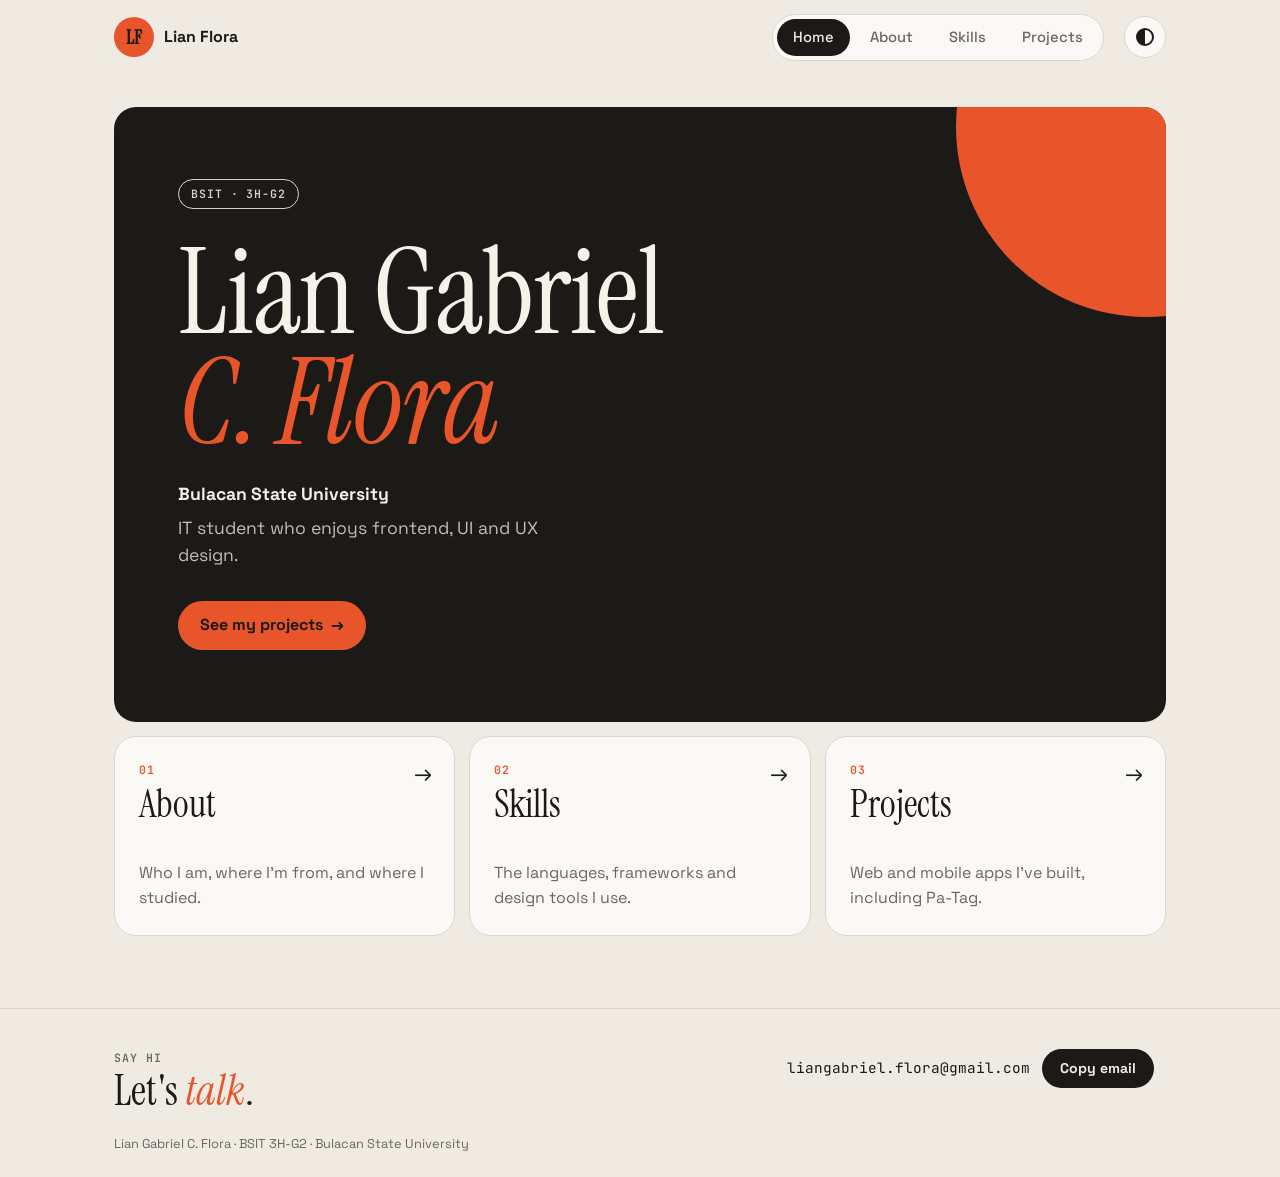
<file: index.html>
<!DOCTYPE html>
<html lang="en">
<head>
  <meta charset="UTF-8">
  <meta name="viewport" content="width=device-width, initial-scale=1.0">
  <title>Lian Gabriel C. Flora · Portfolio</title>
  <meta name="description" content="Portfolio of Lian Gabriel C. Flora, BSIT student at Bulacan State University.">

 
  <script>try { var t = localStorage.getItem("theme"); if (t) document.documentElement.setAttribute("data-theme", t); } catch (e) {}</script>

  <link rel="preconnect" href="https://fonts.googleapis.com">
  <link rel="preconnect" href="https://fonts.gstatic.com" crossorigin>
  <link rel="stylesheet" href="https://fonts.googleapis.com/css2?family=Instrument+Serif:ital@0;1&family=Space+Grotesk:wght@400;500;700&family=JetBrains+Mono:wght@400;600&display=swap">

  <link rel="stylesheet" href="style.css">
</head>
<body>

 
  <header class="site-header">
    <a class="brand" href="index.html">
      <span class="avatar" aria-hidden="true">LF</span>
      <span class="brand-name">Lian Flora</span>
    </a>
    <nav class="nav" aria-label="Main">
      <a href="index.html" aria-current="page">Home</a>
      <a href="about.html">About</a>
      <a href="skills.html">Skills</a>
      <a href="projects.html">Projects</a>
    </nav>
    <button class="theme-btn" id="themeBtn" aria-label="Switch dark / light mode">
      <span class="theme-icon" aria-hidden="true"></span>
    </button>
  </header>

  <main class="container">

    
    <section class="hero">
      <span class="tag">BSIT · 3H-G2</span>
      <h1>Lian Gabriel <em>C. Flora</em></h1>
      <p class="school">Bulacan State University</p>
      <p class="bio">IT student who enjoys frontend, UI and UX design.</p>
      <a class="btn" href="projects.html">See my projects <span aria-hidden="true">→</span></a>
    </section>

    
    <section class="explore" aria-label="Explore">
      <a class="explore-card" href="about.html">
        <span class="page-num">01</span>
        <h2>About</h2>
        <p>Who I am, where I'm from, and where I studied.</p>
        <span class="arrow" aria-hidden="true">→</span>
      </a>
      <a class="explore-card" href="skills.html">
        <span class="page-num">02</span>
        <h2>Skills</h2>
        <p>The languages, frameworks and design tools I use.</p>
        <span class="arrow" aria-hidden="true">→</span>
      </a>
      <a class="explore-card" href="projects.html">
        <span class="page-num">03</span>
        <h2>Projects</h2>
        <p>Web and mobile apps I've built, including Pa-Tag.</p>
        <span class="arrow" aria-hidden="true">→</span>
      </a>
    </section>
  </main>

  
  <footer class="site-footer">
    <div class="container footer-inner">
      <div>
        <span class="label">Say hi</span>
        <p class="footer-title">Let's <em>talk</em>.</p>
      </div>
      <div class="email-box">
        <span class="email" id="emailText">liangabriel.flora@gmail.com</span>
        <button id="copyBtn">Copy email</button>
        <span class="copy-msg" id="copyMsg" role="status"></span>
      </div>
    </div>
    <p class="container footer-note">Lian Gabriel C. Flora · BSIT 3H-G2 · Bulacan State University</p>
  </footer>

  <script src="script.js"></script>
</body>
</html>
</file>
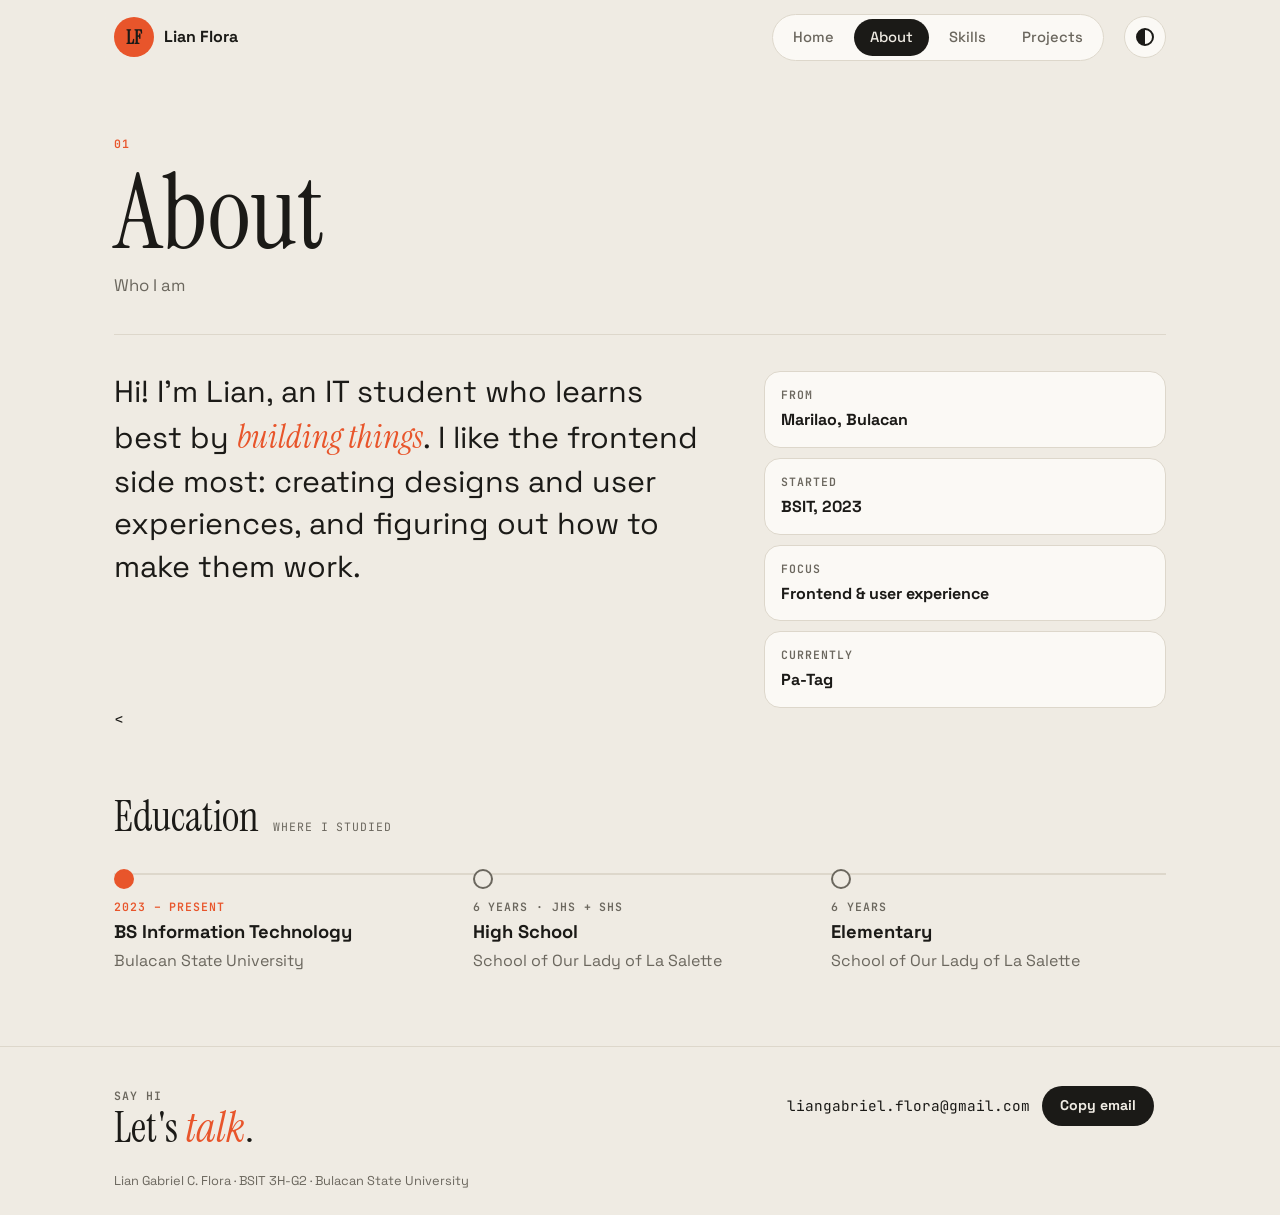
<file: about.html>
<!DOCTYPE html>
<html lang="en">
<head>
  <meta charset="UTF-8">
  <meta name="viewport" content="width=device-width, initial-scale=1.0">
  <title>About · Lian Gabriel C. Flora</title>
  <meta name="description" content="Portfolio of Lian Gabriel C. Flora, BSIT student at Bulacan State University.">

  
  <script>try { var t = localStorage.getItem("theme"); if (t) document.documentElement.setAttribute("data-theme", t); } catch (e) {}</script>

  <link rel="preconnect" href="https://fonts.googleapis.com">
  <link rel="preconnect" href="https://fonts.gstatic.com" crossorigin>
  <link rel="stylesheet" href="https://fonts.googleapis.com/css2?family=Instrument+Serif:ital@0;1&family=Space+Grotesk:wght@400;500;700&family=JetBrains+Mono:wght@400;600&display=swap">

  <link rel="stylesheet" href="style.css">
</head>
<body>

  
  <header class="site-header">
    <a class="brand" href="index.html">
      <span class="avatar" aria-hidden="true">LF</span>
      <span class="brand-name">Lian Flora</span>
    </a>
    <nav class="nav" aria-label="Main">
      <a href="index.html">Home</a>
      <a href="about.html" aria-current="page">About</a>
      <a href="skills.html">Skills</a>
      <a href="projects.html">Projects</a>
    </nav>
    <button class="theme-btn" id="themeBtn" aria-label="Switch dark / light mode">
      <span class="theme-icon" aria-hidden="true"></span>
    </button>
  </header>

  <main class="container">

    <div class="page-head">
      <span class="page-num">01</span>
      <h1>About</h1>
      <p>Who I am</p>
    </div>

    <section class="about">
      <p class="intro">Hi! I'm Lian, an IT student who learns best by <em>building things</em>. I like the frontend side most: creating designs and user experiences, and figuring out how to make them work.</p>
      <dl class="facts">
        <div><dt>From</dt><dd>Marilao, Bulacan</dd></div>
        <div><dt>Started</dt><dd>BSIT, 2023</dd></div>
        <div><dt>Focus</dt><dd>Frontend &amp; user experience</dd></div>
        <div><dt>Currently</dt><dd>Pa-Tag</dd></div>
      </dl>
    </section>

    <
    <section class="section" aria-labelledby="edu-h">
      <h2 class="section-title" id="edu-h">Education <span>Where I studied</span></h2>
      <ol class="timeline">
        <li class="current">
          <span class="year">2023 – Present</span>
          <strong>BS Information Technology</strong>
          <span class="school-name">Bulacan State University</span>
        </li>
        <li>
          <span class="year">6 years · JHS + SHS</span>
          <strong>High School</strong>
          <span class="school-name">School of Our Lady of La Salette</span>
        </li>
        <li>
          <span class="year">6 years</span>
          <strong>Elementary</strong>
          <span class="school-name">School of Our Lady of La Salette</span>
        </li>
      </ol>
    </section>
  </main>

  
  <footer class="site-footer">
    <div class="container footer-inner">
      <div>
        <span class="label">Say hi</span>
        <p class="footer-title">Let's <em>talk</em>.</p>
      </div>
      <div class="email-box">
        <span class="email" id="emailText">liangabriel.flora@gmail.com</span>
        <button id="copyBtn">Copy email</button>
        <span class="copy-msg" id="copyMsg" role="status"></span>
      </div>
    </div>
    <p class="container footer-note">Lian Gabriel C. Flora · BSIT 3H-G2 · Bulacan State University</p>
  </footer>

  <script src="script.js"></script>
</body>
</html>
</file>
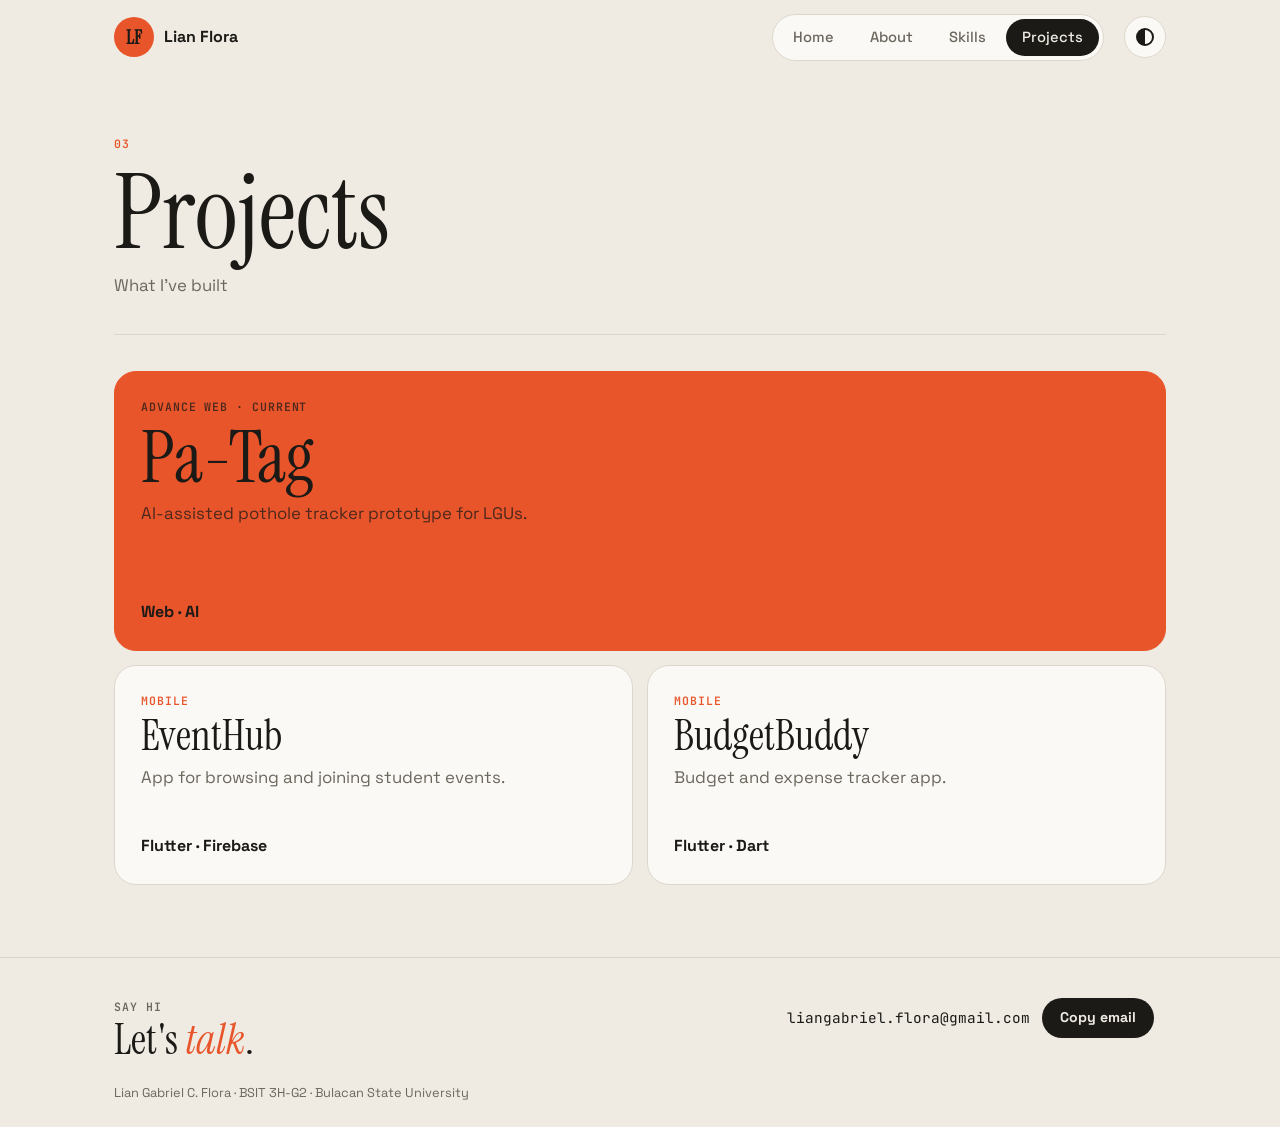
<file: projects.html>
<!DOCTYPE html>
<html lang="en">
<head>
  <meta charset="UTF-8">
  <meta name="viewport" content="width=device-width, initial-scale=1.0">
  <title>Projects · Lian Gabriel C. Flora</title>
  <meta name="description" content="Portfolio of Lian Gabriel C. Flora, BSIT student at Bulacan State University.">

  
  <script>try { var t = localStorage.getItem("theme"); if (t) document.documentElement.setAttribute("data-theme", t); } catch (e) {}</script>

  <link rel="preconnect" href="https://fonts.googleapis.com">
  <link rel="preconnect" href="https://fonts.gstatic.com" crossorigin>
  <link rel="stylesheet" href="https://fonts.googleapis.com/css2?family=Instrument+Serif:ital@0;1&family=Space+Grotesk:wght@400;500;700&family=JetBrains+Mono:wght@400;600&display=swap">

  <link rel="stylesheet" href="style.css">
</head>
<body>

  
  <header class="site-header">
    <a class="brand" href="index.html">
      <span class="avatar" aria-hidden="true">LF</span>
      <span class="brand-name">Lian Flora</span>
    </a>
    <nav class="nav" aria-label="Main">
      <a href="index.html">Home</a>
      <a href="about.html">About</a>
      <a href="skills.html">Skills</a>
      <a href="projects.html" aria-current="page">Projects</a>
    </nav>
    <button class="theme-btn" id="themeBtn" aria-label="Switch dark / light mode">
      <span class="theme-icon" aria-hidden="true"></span>
    </button>
  </header>

  <main class="container">

    <div class="page-head">
      <span class="page-num">03</span>
      <h1>Projects</h1>
      <p>What I've built</p>
    </div>

    <section class="projects">
      <article class="project featured">
        <span class="project-type">Advance Web · Current</span>
        <h2>Pa-Tag</h2>
        <p>AI-assisted pothole tracker prototype for LGUs.</p>
        <span class="project-tech">Web · AI</span>
      </article>
      <article class="project">
        <span class="project-type">Mobile</span>
        <h2>EventHub</h2>
        <p>App for browsing and joining student events.</p>
        <span class="project-tech">Flutter · Firebase</span>
      </article>
      <article class="project">
        <span class="project-type">Mobile</span>
        <h2>BudgetBuddy</h2>
        <p>Budget and expense tracker app.</p>
        <span class="project-tech">Flutter · Dart</span>
      </article>
    </section>
  </main>

  
  <footer class="site-footer">
    <div class="container footer-inner">
      <div>
        <span class="label">Say hi</span>
        <p class="footer-title">Let's <em>talk</em>.</p>
      </div>
      <div class="email-box">
        <span class="email" id="emailText">liangabriel.flora@gmail.com</span>
        <button id="copyBtn">Copy email</button>
        <span class="copy-msg" id="copyMsg" role="status"></span>
      </div>
    </div>
    <p class="container footer-note">Lian Gabriel C. Flora · BSIT 3H-G2 · Bulacan State University</p>
  </footer>

  <script src="script.js"></script>
</body>
</html>
</file>
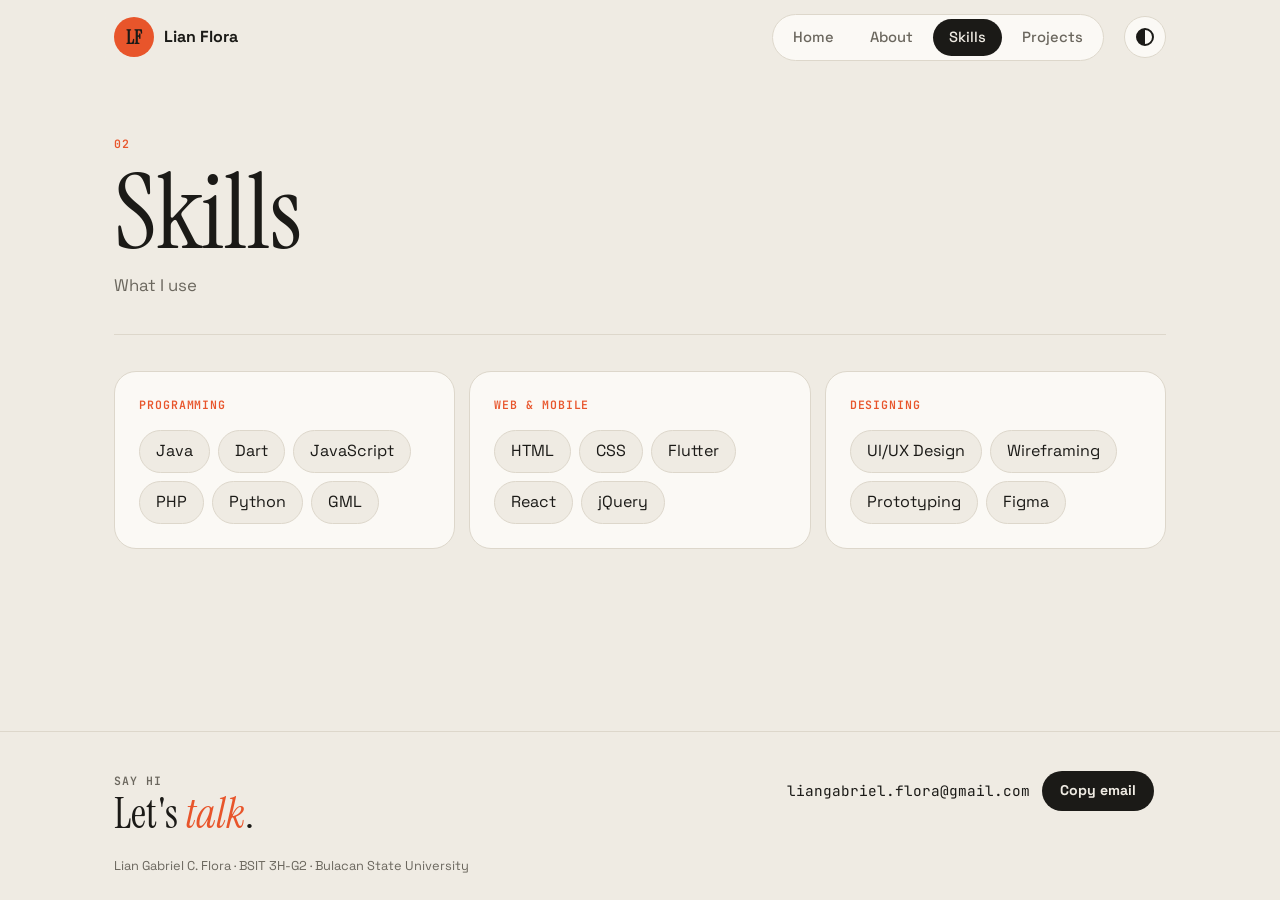
<file: skills.html>
<!DOCTYPE html>
<html lang="en">
<head>
  <meta charset="UTF-8">
  <meta name="viewport" content="width=device-width, initial-scale=1.0">
  <title>Skills · Lian Gabriel C. Flora</title>
  <meta name="description" content="Portfolio of Lian Gabriel C. Flora, BSIT student at Bulacan State University.">

  
  <script>try { var t = localStorage.getItem("theme"); if (t) document.documentElement.setAttribute("data-theme", t); } catch (e) {}</script>

  <link rel="preconnect" href="https://fonts.googleapis.com">
  <link rel="preconnect" href="https://fonts.gstatic.com" crossorigin>
  <link rel="stylesheet" href="https://fonts.googleapis.com/css2?family=Instrument+Serif:ital@0;1&family=Space+Grotesk:wght@400;500;700&family=JetBrains+Mono:wght@400;600&display=swap">

  <link rel="stylesheet" href="style.css">
</head>
<body>

  
  <header class="site-header">
    <a class="brand" href="index.html">
      <span class="avatar" aria-hidden="true">LF</span>
      <span class="brand-name">Lian Flora</span>
    </a>
    <nav class="nav" aria-label="Main">
      <a href="index.html">Home</a>
      <a href="about.html">About</a>
      <a href="skills.html" aria-current="page">Skills</a>
      <a href="projects.html">Projects</a>
    </nav>
    <button class="theme-btn" id="themeBtn" aria-label="Switch dark / light mode">
      <span class="theme-icon" aria-hidden="true"></span>
    </button>
  </header>

  <main class="container">

    <div class="page-head">
      <span class="page-num">02</span>
      <h1>Skills</h1>
      <p>What I use</p>
    </div>

    <section class="skills">
      <div class="skill-group">
        <h2>Programming</h2>
        <ul class="chips">
          <li>Java</li><li>Dart</li><li>JavaScript</li><li>PHP</li><li>Python</li><li>GML</li>
        </ul>
      </div>
      <div class="skill-group">
        <h2>Web &amp; Mobile</h2>
        <ul class="chips">
          <li>HTML</li><li>CSS</li><li>Flutter</li><li>React</li><li>jQuery</li>
        </ul>
      </div>
      <div class="skill-group">
        <h2>Designing</h2>
        <ul class="chips">
          <li>UI/UX Design</li><li>Wireframing</li><li>Prototyping</li><li>Figma</li>
        </ul>
      </div>
    </section>
  </main>

  
  <footer class="site-footer">
    <div class="container footer-inner">
      <div>
        <span class="label">Say hi</span>
        <p class="footer-title">Let's <em>talk</em>.</p>
      </div>
      <div class="email-box">
        <span class="email" id="emailText">liangabriel.flora@gmail.com</span>
        <button id="copyBtn">Copy email</button>
        <span class="copy-msg" id="copyMsg" role="status"></span>
      </div>
    </div>
    <p class="container footer-note">Lian Gabriel C. Flora · BSIT 3H-G2 · Bulacan State University</p>
  </footer>

  <script src="script.js"></script>
</body>
</html>
</file>
<file: style.css>
:root {
  --bg: #efebe3;          
  --tile: #fbf9f5;
  --ink: #1b1a17;
  --muted: #6b675e;
  --line: #ddd7cb;
  --accent: #e8552b;      
  --accent-soft: #fbe3d9;
  --hero-bg: #1b1a17;
  --hero-ink: #f6f2ea;

  --font-display: "Instrument Serif", Georgia, serif;
  --font-body: "Space Grotesk", "Segoe UI", sans-serif;
  --font-mono: "JetBrains Mono", Consolas, monospace;

  --radius: 22px;
  color-scheme: light;
}


@media (prefers-color-scheme: dark) {
  :root:not([data-theme="light"]) {
    --bg: #12110f;
    --tile: #1c1b18;
    --ink: #f1ece2;
    --muted: #a39d90;
    --line: #2f2d28;
    --accent: #ff7a4d;
    --accent-soft: #3a2219;
    --hero-bg: #f1ece2;
    --hero-ink: #1b1a17;
    color-scheme: dark;
  }
}
:root[data-theme="dark"] {
  --bg: #12110f;
  --tile: #1c1b18;
  --ink: #f1ece2;
  --muted: #a39d90;
  --line: #2f2d28;
  --accent: #ff7a4d;
  --accent-soft: #3a2219;
  --hero-bg: #f1ece2;
  --hero-ink: #1b1a17;
  color-scheme: dark;
}


* { box-sizing: border-box; }

html, body { margin: 0; }

body {
  min-height: 100vh;
  display: flex;
  flex-direction: column;   
  background: var(--bg);
  color: var(--ink);
  font-family: var(--font-body);
  font-size: 1rem;
  line-height: 1.55;
  transition: background-color 0.3s, color 0.3s;
}

h1, h2, h3, p { margin: 0; }
em { font-family: var(--font-display); font-style: italic; font-weight: 400; }
a { color: inherit; }

button { font: inherit; cursor: pointer; }
a:focus-visible,
button:focus-visible { outline: 3px solid var(--accent); outline-offset: 3px; }


.container {
  width: 100%;
  max-width: 1100px;
  margin: 0 auto;
  padding: 0 16px;
}
main.container { flex: 1; padding-top: 32px; padding-bottom: 72px; }

.tag,
.label,
.page-num,
.project-type,
.year,
.facts dt,
.skill-group h2 {
  font-family: var(--font-mono);
  font-size: 0.72rem;
  font-weight: 600;
  text-transform: uppercase;
  letter-spacing: 0.08em;
}
.page-num { color: var(--accent); }

.site-header {
  position: sticky;
  top: 0;
  z-index: 10;
  width: 100%;
  max-width: 1100px;
  margin: 0 auto;
  padding: 14px 16px;
  display: flex;
  flex-wrap: wrap;
  align-items: center;
  gap: 12px 20px;
  background: color-mix(in srgb, var(--bg) 85%, transparent);
  backdrop-filter: blur(10px);
  -webkit-backdrop-filter: blur(10px);
}

.brand {
  display: flex;
  align-items: center;
  gap: 10px;
  text-decoration: none;
  font-weight: 700;
}
.avatar {
  width: 40px;
  height: 40px;
  flex: none;
  border-radius: 50%;
  display: grid;
  place-items: center;
  background: var(--accent);
  color: #1b1a17;
  font-family: var(--font-display);
  font-size: 1.2rem;
}

.nav {
  display: flex;
  gap: 4px;
  padding: 4px;
  border-radius: 999px;
  background: var(--tile);
  border: 1px solid var(--line);
  margin-left: auto;
}
.nav a {
  text-decoration: none;
  font-size: 0.92rem;
  font-weight: 500;
  padding: 7px 16px;
  border-radius: 999px;
  color: var(--muted);
  transition: background-color 0.2s, color 0.2s;
}
.nav a:hover { color: var(--ink); background: var(--bg); }
.nav a[aria-current="page"] { background: var(--ink); color: var(--bg); }


.theme-btn {
  width: 42px;
  height: 42px;
  border-radius: 50%;
  border: 1px solid var(--line);
  background: var(--tile);
  display: grid;
  place-items: center;
  transition: transform 0.3s;
}
.theme-btn:hover { transform: rotate(180deg); }
.theme-icon {
  width: 18px;
  height: 18px;
  border-radius: 50%;
  border: 2px solid var(--ink);
  background: linear-gradient(90deg, var(--ink) 50%, transparent 50%);
}

.page-head {
  padding: 24px 0 36px;
  margin-bottom: 36px;
  border-bottom: 1px solid var(--line);
}
.page-head h1 {
  font-family: var(--font-display);
  font-weight: 400;
  font-size: clamp(3.4rem, 11vw, 6.5rem);
  line-height: 0.95;
  margin-top: 8px;
}
.page-head p {
  margin-top: 10px;
  color: var(--muted);
  font-size: 1.05rem;
}

.hero {
  background: var(--hero-bg);
  color: var(--hero-ink);
  border-radius: var(--radius);
  padding: 40px 28px;
  position: relative;
  overflow: hidden;
  transition: background-color 0.3s, color 0.3s;
}
/* Orange circle peeking from the corner */
.hero::after {
  content: "";
  position: absolute;
  width: 380px;
  height: 380px;
  right: -170px;
  top: -170px;
  border-radius: 50%;
  background: var(--accent);
  pointer-events: none;
}
.hero > * { position: relative; z-index: 1; }

.tag {
  display: inline-block;
  border: 1px solid currentColor;
  border-radius: 999px;
  padding: 5px 12px;
  opacity: 0.85;
}
.hero h1 {
  font-family: var(--font-display);
  font-weight: 400;
  font-size: clamp(3rem, 12vw, 7.5rem);
  line-height: 0.92;
  letter-spacing: -0.01em;
  margin-top: 28px;
}
.hero h1 em { color: var(--accent); display: block; }
.school { margin-top: 24px; font-weight: 700; font-size: 1.1rem; }
.bio { margin-top: 6px; opacity: 0.75; max-width: 36ch; font-size: 1.1rem; }

.btn {
  display: inline-flex;
  align-items: center;
  gap: 8px;
  margin-top: 32px;
  padding: 12px 22px;
  border-radius: 999px;
  background: var(--accent);
  color: #1b1a17;
  font-weight: 700;
  text-decoration: none;
  transition: transform 0.2s;
}
.btn:hover { transform: translateY(-2px); }


.explore {
  display: grid;
  gap: 14px;
  margin-top: 14px;
}
.explore-card {
  position: relative;
  display: flex;
  flex-direction: column;
  gap: 6px;
  padding: 24px;
  border-radius: var(--radius);
  background: var(--tile);
  border: 1px solid var(--line);
  text-decoration: none;
  transition: border-color 0.2s, transform 0.2s;
}
.explore-card h2 {
  font-family: var(--font-display);
  font-weight: 400;
  font-size: 2.4rem;
  line-height: 1;
}
.explore-card p { color: var(--muted); max-width: 30ch; }
.explore-card .arrow {
  position: absolute;
  top: 20px;
  right: 22px;
  font-size: 1.4rem;
  transition: transform 0.2s;
}
.explore-card:hover { border-color: var(--accent); transform: translateY(-3px); }
.explore-card:hover .arrow { transform: translateX(4px); color: var(--accent); }


.about { display: grid; gap: 32px; }

.intro {
  font-size: clamp(1.3rem, 3.2vw, 1.9rem);
  line-height: 1.4;
  max-width: 34ch;
}
.intro em { color: var(--accent); font-size: 1.1em; }

.facts {
  margin: 0;
  display: grid;
  grid-template-columns: repeat(2, 1fr);
  gap: 10px;
}
.facts div {
  background: var(--tile);
  border: 1px solid var(--line);
  border-radius: 16px;
  padding: 14px 16px;
}
.facts dt { color: var(--muted); }
.facts dd { margin: 4px 0 0; font-weight: 700; }

.section { margin-top: 64px; }
.section-title {
  font-family: var(--font-display);
  font-weight: 400;
  font-size: 2.6rem;
  line-height: 1;
  margin-bottom: 28px;
  display: flex;
  flex-wrap: wrap;
  align-items: baseline;
  gap: 4px 14px;
}
.section-title span {
  font-family: var(--font-mono);
  font-size: 0.72rem;
  text-transform: uppercase;
  letter-spacing: 0.08em;
  color: var(--muted);
}


.timeline {
  list-style: none;
  margin: 0;
  padding: 0;
  display: grid;
  gap: 28px;
  position: relative;
}

.timeline::before {
  content: "";
  position: absolute;
  left: 7px;
  top: 10px;
  bottom: 10px;
  width: 2px;
  background: var(--line);
}
.timeline li {
  position: relative;
  padding-left: 36px;
  display: flex;
  flex-direction: column;
  gap: 2px;
}
.timeline li::before {
  content: "";
  position: absolute;
  left: 0;
  top: 3px;
  width: 16px;
  height: 16px;
  border-radius: 50%;
  background: var(--bg);
  border: 2px solid var(--muted);
}
.timeline li.current::before { background: var(--accent); border-color: var(--accent); }
.year { color: var(--muted); }
.timeline li.current .year { color: var(--accent); }
.timeline strong { font-size: 1.15rem; }
.school-name { color: var(--muted); }


.skills { display: grid; gap: 14px; }

.skill-group {
  background: var(--tile);
  border: 1px solid var(--line);
  border-radius: var(--radius);
  padding: 24px;
}
.skill-group h2 { color: var(--accent); margin-bottom: 16px; }

.chips { list-style: none; padding: 0; margin: 0; display: flex; flex-wrap: wrap; gap: 8px; }
.chips li {
  font-size: 1rem;
  padding: 8px 16px;
  border-radius: 999px;
  border: 1px solid var(--line);
  background: var(--bg);
  transition: background-color 0.2s, border-color 0.2s;
}
.chips li:hover { background: var(--accent-soft); border-color: var(--accent); }


.projects { display: grid; gap: 14px; }

.project {
  display: flex;
  flex-direction: column;
  gap: 6px;
  min-height: 220px;
  padding: 26px;
  border-radius: var(--radius);
  background: var(--tile);
  border: 1px solid var(--line);
  transition: border-color 0.2s, transform 0.2s;
}
.project:hover { border-color: var(--accent); transform: translateY(-3px); }
.project-type { color: var(--accent); }
.project h2 {
  font-family: var(--font-display);
  font-weight: 400;
  font-size: 2.6rem;
  line-height: 1;
}
.project p { color: var(--muted); font-size: 1.05rem; max-width: 40ch; }
.project-tech {
  margin-top: auto;   /* pushes tech line to the bottom */
  padding-top: 16px;
  font-weight: 700;
}


.project.featured { background: var(--accent); border-color: var(--accent); color: #1b1a17; }
.project.featured h2 { font-size: clamp(3rem, 9vw, 4.5rem); }
.project.featured .project-type,
.project.featured p { color: #1b1a17; opacity: 0.75; }
.project.featured:hover { border-color: var(--ink); }


.site-footer {
  border-top: 1px solid var(--line);
  padding: 36px 0 24px;
}
.footer-inner {
  display: flex;
  flex-wrap: wrap;
  align-items: end;
  justify-content: space-between;
  gap: 20px;
}
.label { color: var(--muted); }
.footer-title {
  font-family: var(--font-display);
  font-size: 2.6rem;
  line-height: 1.05;
}
.footer-title em { color: var(--accent); }

.email-box {
  display: flex;
  flex-wrap: wrap;
  align-items: center;
  gap: 8px 12px;
}
.email {
  font-family: var(--font-mono);
  font-size: 0.9rem;
  overflow-wrap: anywhere;
  user-select: all;
}
#copyBtn {
  border: none;
  border-radius: 999px;
  padding: 9px 18px;
  font-weight: 700;
  font-size: 0.88rem;
  background: var(--ink);
  color: var(--bg);
  transition: transform 0.2s;
}
#copyBtn:hover { transform: translateY(-2px); }
.copy-msg {
  flex-basis: 100%;
  font-size: 0.82rem;
  min-height: 1.3em;
  color: var(--accent);
}
.footer-note {
  margin-top: 20px;
  font-size: 0.8rem;
  color: var(--muted);
}


@media (max-width: 599px) {
  .brand-name { display: none; }
  .nav { order: 3; width: 100%; margin-left: 0; justify-content: space-between; }
  .nav a { flex: 1; text-align: center; padding: 7px 4px; font-size: 0.85rem; }
  .theme-btn { margin-left: auto; }
}


@media (min-width: 760px) {
  .container, .site-header { padding-left: 24px; padding-right: 24px; }
  .hero { padding: 56px 48px; }
  .explore { grid-template-columns: repeat(3, 1fr); }
  .explore-card { min-height: 200px; }
  .explore-card p { margin-top: auto; }

  .about { grid-template-columns: 1.5fr 1fr; align-items: start; gap: 48px; }
  .facts { grid-template-columns: 1fr; }

  .skills { grid-template-columns: repeat(3, 1fr); }

  .projects { grid-template-columns: repeat(2, 1fr); }
  .project.featured { grid-column: 1 / -1; min-height: 280px; }
}

/* Wide screens: timeline runs left to right */
@media (min-width: 1000px) {
  .hero { padding: 72px 64px; }
  .timeline { grid-template-columns: repeat(3, 1fr); gap: 24px; }
  .timeline::before { left: 0; right: 0; top: 7px; bottom: auto; width: auto; height: 2px; }
  .timeline li { padding-left: 0; padding-top: 32px; }
}

@media (prefers-reduced-motion: reduce) {
  * { transition: none !important; }
}
</file>
